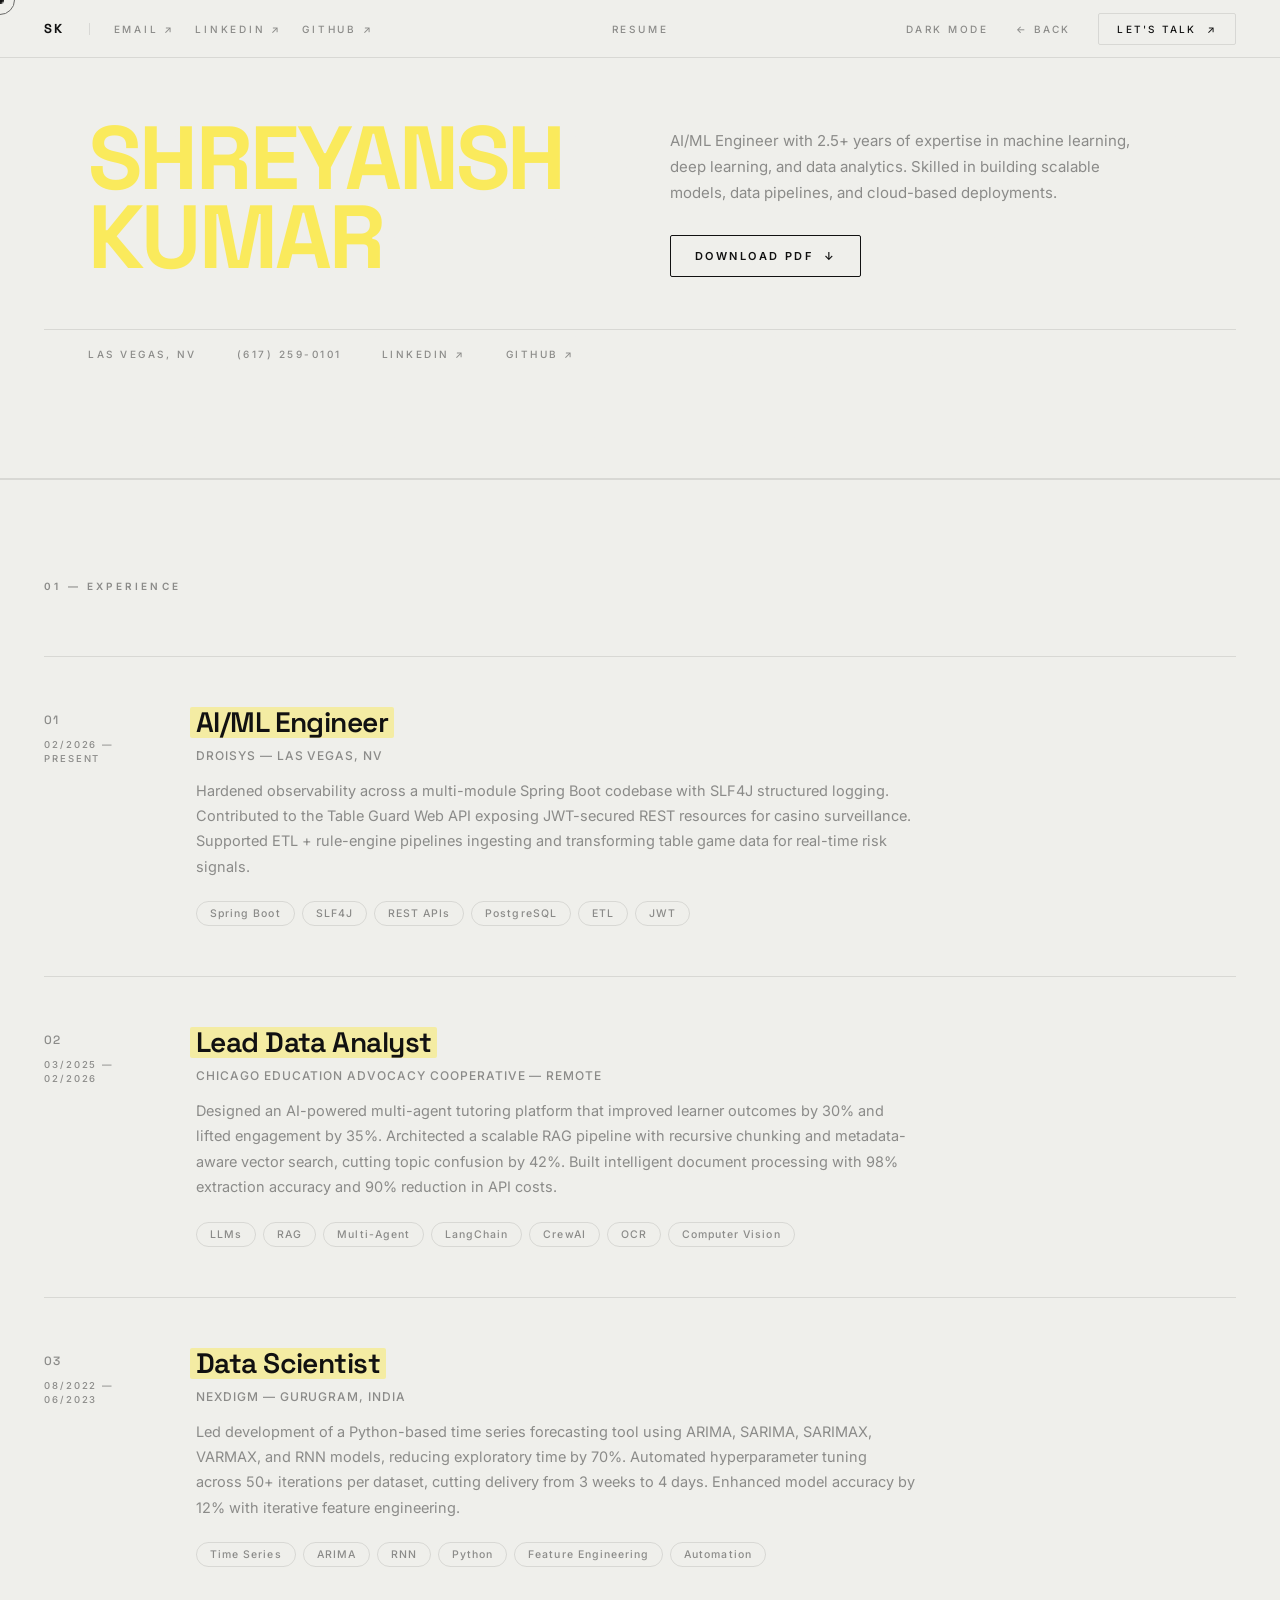
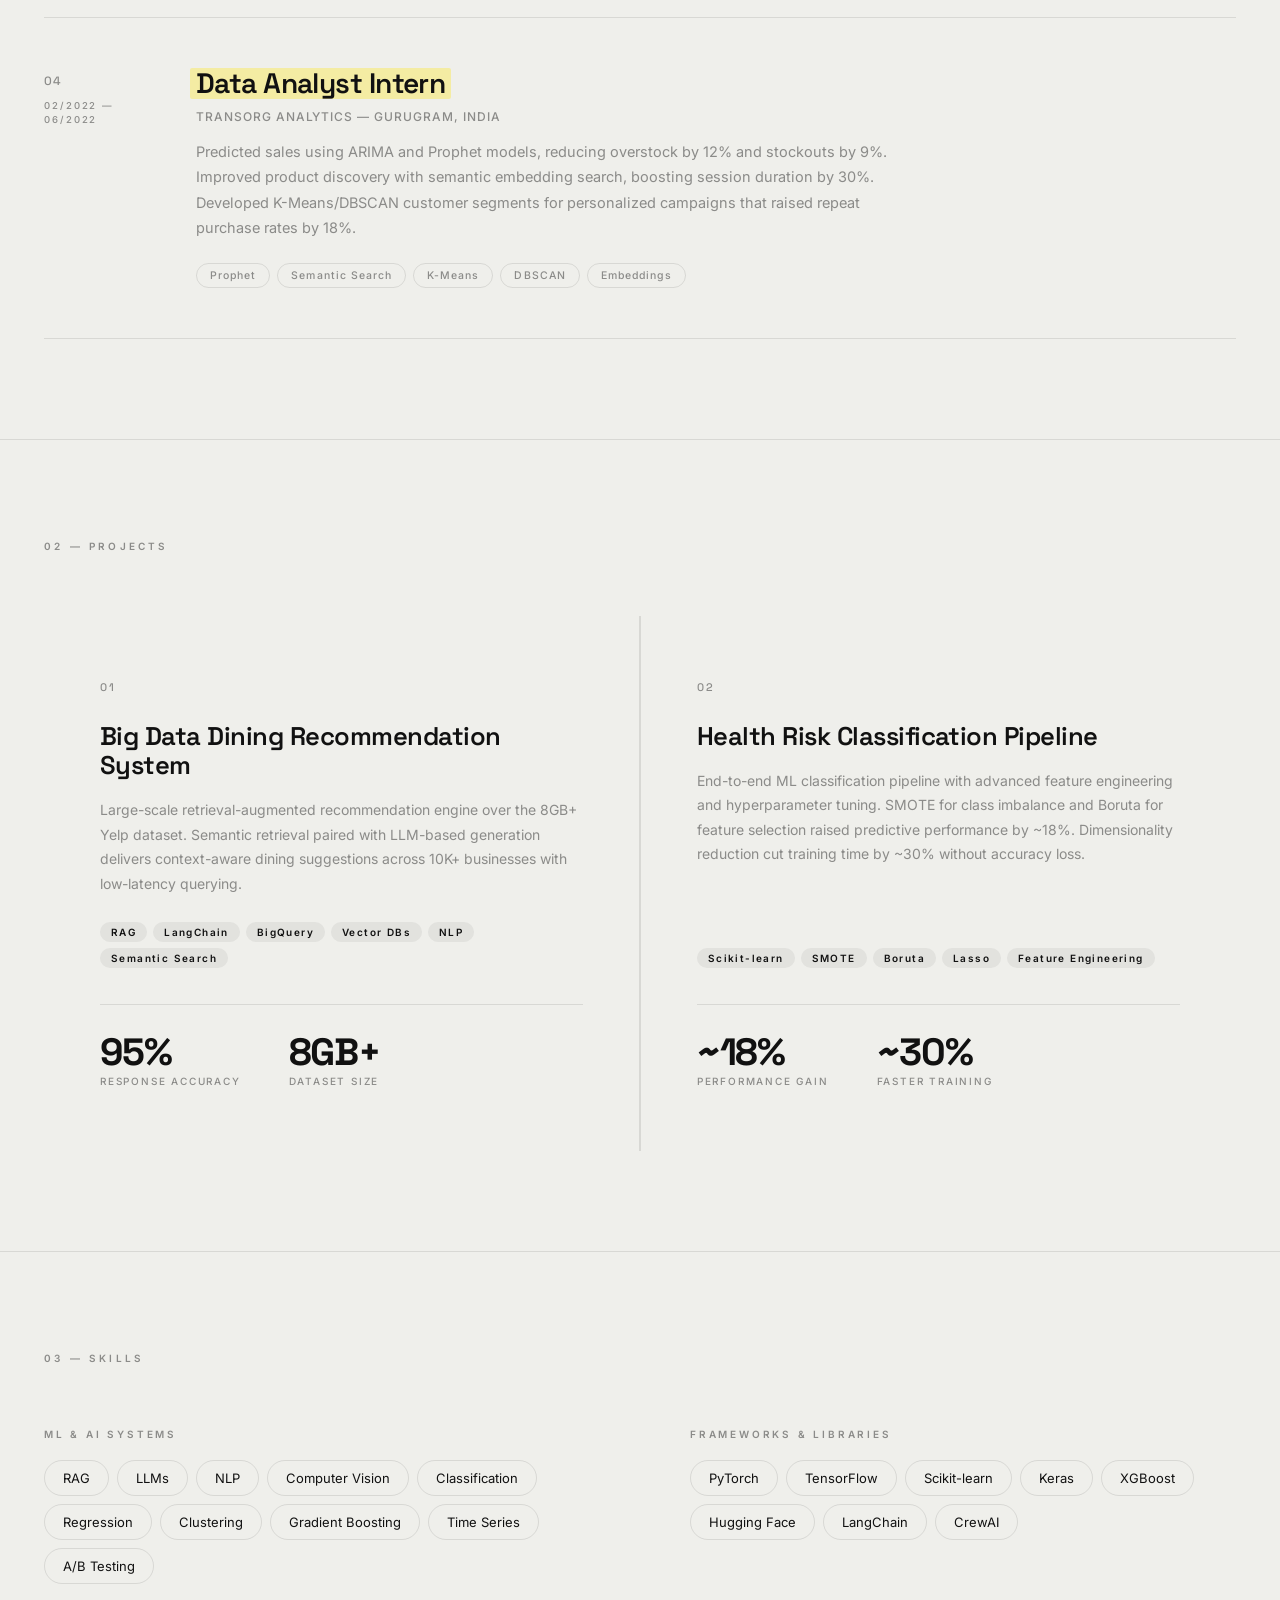
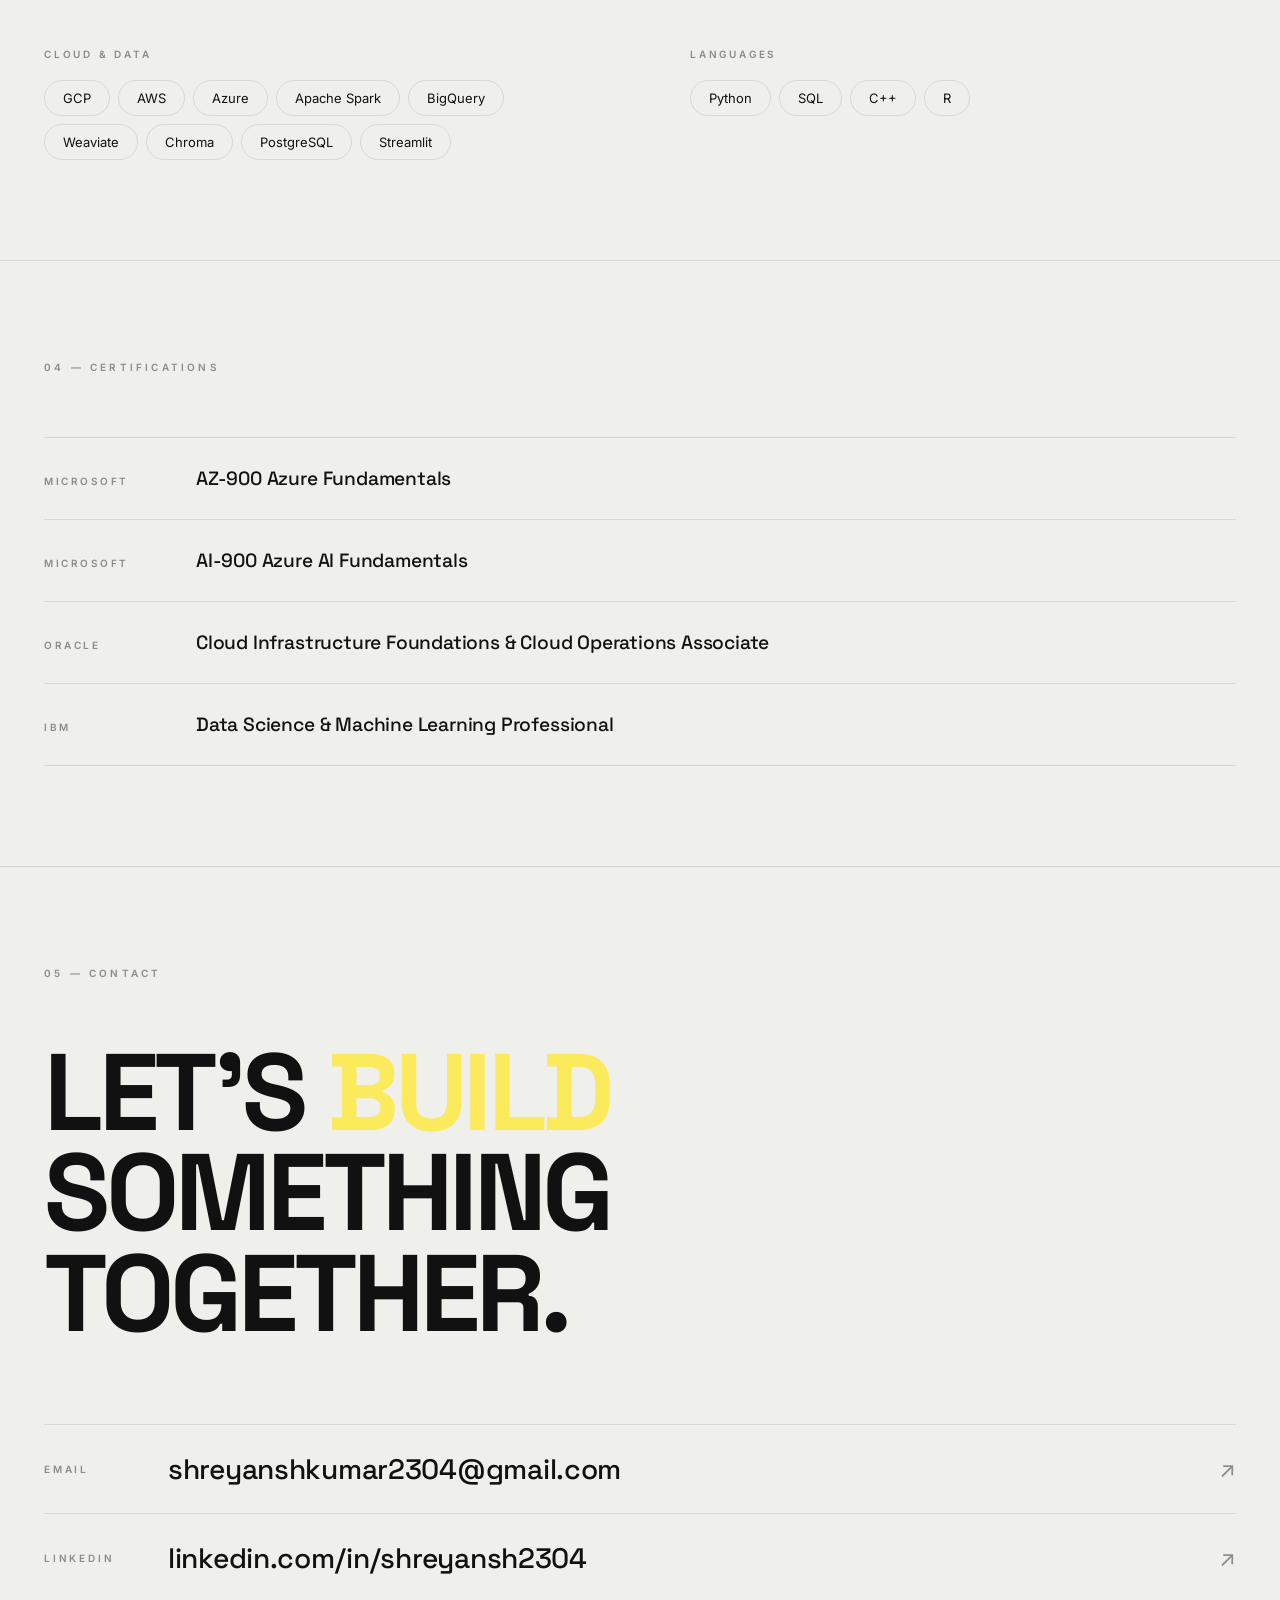
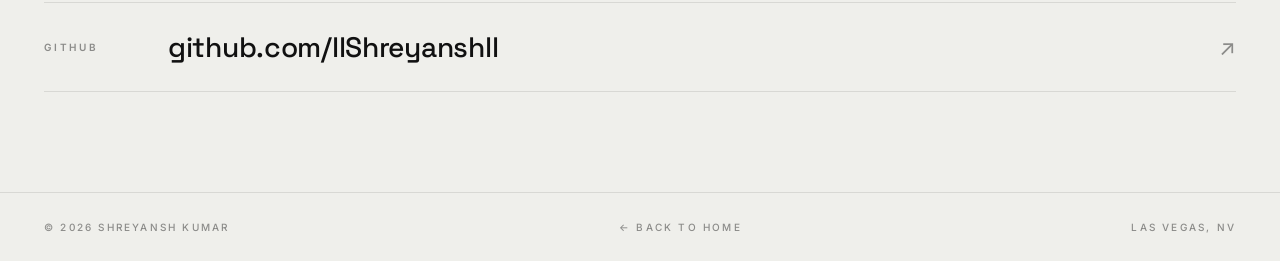
<file: resume.html>
<!DOCTYPE html>
<html lang="en" data-theme="light">
<head>
    <meta charset="UTF-8">
    <meta name="viewport" content="width=device-width, initial-scale=1.0">
    <title>Résumé — Shreyansh Kumar</title>
    <meta name="description" content="Résumé of Shreyansh Kumar — AI/ML Engineer.">
    <link rel="preconnect" href="https://fonts.googleapis.com">
    <link rel="preconnect" href="https://fonts.gstatic.com" crossorigin>
    <link href="https://fonts.googleapis.com/css2?family=Space+Grotesk:wght@300;400;500;600;700&family=Inter:wght@300;400;500&display=swap" rel="stylesheet">
    <link rel="stylesheet" href="style.css">
</head>
<body>

    <!-- Custom Cursor -->
    <div class="cursor" id="cursor"></div>
    <div class="cursor-follower" id="cursorFollower"></div>

    <!-- Navigation -->
    <nav class="nav" id="nav">
        <div class="nav-left">
            <a href="index.html" class="nav-logo">SK</a>
            <div class="nav-left-links">
                <a href="mailto:shreyanshkumar2304@gmail.com" class="nav-left-link">EMAIL ↗</a>
                <a href="https://www.linkedin.com/in/shreyansh2304" target="_blank" class="nav-left-link">LINKEDIN ↗</a>
                <a href="https://github.com/llShreyanshll" target="_blank" class="nav-left-link">GITHUB ↗</a>
            </div>
        </div>
        <span class="nav-center">RESUME</span>
        <div class="nav-right">
            <button class="theme-toggle" id="themeToggle" aria-label="Toggle dark mode">DARK MODE</button>
            <a href="index.html" class="nav-resume">← BACK</a>
            <a href="#contact" class="nav-cta">LET'S TALK &nbsp;↗</a>
        </div>
    </nav>

    <!-- Resume Header -->
    <section class="resume-header">
        <div class="resume-header-inner">
            <div class="resume-header-left">
                <h1 class="resume-title">
                    <span class="hero-line-wrap"><span class="hero-line">SHREYANSH</span></span>
                    <span class="hero-line-wrap"><span class="hero-line" style="animation-delay:0.15s">KUMAR</span></span>
                </h1>
            </div>
            <div class="resume-header-right">
                <p class="resume-summary">AI/ML Engineer with 2.5+ years of expertise in machine learning, deep learning, and data analytics. Skilled in building scalable models, data pipelines, and cloud-based deployments.</p>
                <a href="assets/Shreyansh_Kumar_Resume.pdf" download class="resume-download">
                    DOWNLOAD PDF &nbsp;↓
                </a>
            </div>
        </div>
        <div class="resume-header-meta">
            <span>LAS VEGAS, NV</span>
            <span>(617) 259-0101</span>
            <span><a href="https://www.linkedin.com/in/shreyansh23042304" target="_blank" class="meta-link">LINKEDIN ↗</a></span>
            <span><a href="https://github.com/llShreyanshll" target="_blank" class="meta-link">GITHUB ↗</a></span>
        </div>
    </section>

    <!-- Experience -->
    <section class="experience" id="experience">
        <div class="section-label">01 — EXPERIENCE</div>
        <div class="exp-list">

            <div class="exp-item reveal">
                <div class="exp-meta">
                    <span class="exp-num">01</span>
                    <span class="exp-period">02/2026 — PRESENT</span>
                </div>
                <div class="exp-body">
                    <div class="exp-top">
                        <h3 class="exp-role">AI/ML Engineer</h3>
                        <span class="exp-company">Droisys &mdash; Las Vegas, NV</span>
                    </div>
                    <p class="exp-desc">Hardened observability across a multi-module Spring Boot codebase with SLF4J structured logging. Contributed to the Table Guard Web API exposing JWT-secured REST resources for casino surveillance. Supported ETL + rule-engine pipelines ingesting and transforming table game data for real-time risk signals.</p>
                    <div class="exp-tags">
                        <span>Spring Boot</span>
                        <span>SLF4J</span>
                        <span>REST APIs</span>
                        <span>PostgreSQL</span>
                        <span>ETL</span>
                        <span>JWT</span>
                    </div>
                </div>
            </div>

            <div class="exp-item reveal">
                <div class="exp-meta">
                    <span class="exp-num">02</span>
                    <span class="exp-period">03/2025 — 02/2026</span>
                </div>
                <div class="exp-body">
                    <div class="exp-top">
                        <h3 class="exp-role">Lead Data Analyst</h3>
                        <span class="exp-company">Chicago Education Advocacy Cooperative &mdash; Remote</span>
                    </div>
                    <p class="exp-desc">Designed an AI-powered multi-agent tutoring platform that improved learner outcomes by 30% and lifted engagement by 35%. Architected a scalable RAG pipeline with recursive chunking and metadata-aware vector search, cutting topic confusion by 42%. Built intelligent document processing with 98% extraction accuracy and 90% reduction in API costs.</p>
                    <div class="exp-tags">
                        <span>LLMs</span>
                        <span>RAG</span>
                        <span>Multi-Agent</span>
                        <span>LangChain</span>
                        <span>CrewAI</span>
                        <span>OCR</span>
                        <span>Computer Vision</span>
                    </div>
                </div>
            </div>

            <div class="exp-item reveal">
                <div class="exp-meta">
                    <span class="exp-num">03</span>
                    <span class="exp-period">08/2022 — 06/2023</span>
                </div>
                <div class="exp-body">
                    <div class="exp-top">
                        <h3 class="exp-role">Data Scientist</h3>
                        <span class="exp-company">Nexdigm &mdash; Gurugram, India</span>
                    </div>
                    <p class="exp-desc">Led development of a Python-based time series forecasting tool using ARIMA, SARIMA, SARIMAX, VARMAX, and RNN models, reducing exploratory time by 70%. Automated hyperparameter tuning across 50+ iterations per dataset, cutting delivery from 3 weeks to 4 days. Enhanced model accuracy by 12% with iterative feature engineering.</p>
                    <div class="exp-tags">
                        <span>Time Series</span>
                        <span>ARIMA</span>
                        <span>RNN</span>
                        <span>Python</span>
                        <span>Feature Engineering</span>
                        <span>Automation</span>
                    </div>
                </div>
            </div>

            <div class="exp-item reveal">
                <div class="exp-meta">
                    <span class="exp-num">04</span>
                    <span class="exp-period">02/2022 — 06/2022</span>
                </div>
                <div class="exp-body">
                    <div class="exp-top">
                        <h3 class="exp-role">Data Analyst Intern</h3>
                        <span class="exp-company">TransOrg Analytics &mdash; Gurugram, India</span>
                    </div>
                    <p class="exp-desc">Predicted sales using ARIMA and Prophet models, reducing overstock by 12% and stockouts by 9%. Improved product discovery with semantic embedding search, boosting session duration by 30%. Developed K-Means/DBSCAN customer segments for personalized campaigns that raised repeat purchase rates by 18%.</p>
                    <div class="exp-tags">
                        <span>Prophet</span>
                        <span>Semantic Search</span>
                        <span>K-Means</span>
                        <span>DBSCAN</span>
                        <span>Embeddings</span>
                    </div>
                </div>
            </div>

        </div>
    </section>

    <!-- Projects -->
    <section class="projects" id="projects">
        <div class="section-label">02 — PROJECTS</div>
        <div class="projects-grid">

            <div class="project-card reveal">
                <div class="project-inner">
                    <span class="project-num">01</span>
                    <h3 class="project-title">Big Data Dining Recommendation System</h3>
                    <p class="project-desc">Large-scale retrieval-augmented recommendation engine over the 8GB+ Yelp dataset. Semantic retrieval paired with LLM-based generation delivers context-aware dining suggestions across 10K+ businesses with low-latency querying.</p>
                    <div class="project-tags">
                        <span>RAG</span>
                        <span>LangChain</span>
                        <span>BigQuery</span>
                        <span>Vector DBs</span>
                        <span>NLP</span>
                        <span>Semantic Search</span>
                    </div>
                    <div class="project-stat">
                        <div>
                            <span class="stat-val">95%</span>
                            <span class="stat-label">Response Accuracy</span>
                        </div>
                        <div>
                            <span class="stat-val">8GB+</span>
                            <span class="stat-label">Dataset Size</span>
                        </div>
                    </div>
                </div>
            </div>

            <div class="project-card reveal">
                <div class="project-inner">
                    <span class="project-num">02</span>
                    <h3 class="project-title">Health Risk Classification Pipeline</h3>
                    <p class="project-desc">End-to-end ML classification pipeline with advanced feature engineering and hyperparameter tuning. SMOTE for class imbalance and Boruta for feature selection raised predictive performance by ~18%. Dimensionality reduction cut training time by ~30% without accuracy loss.</p>
                    <div class="project-tags">
                        <span>Scikit-learn</span>
                        <span>SMOTE</span>
                        <span>Boruta</span>
                        <span>Lasso</span>
                        <span>Feature Engineering</span>
                    </div>
                    <div class="project-stat">
                        <div>
                            <span class="stat-val">~18%</span>
                            <span class="stat-label">Performance Gain</span>
                        </div>
                        <div>
                            <span class="stat-val">~30%</span>
                            <span class="stat-label">Faster Training</span>
                        </div>
                    </div>
                </div>
            </div>

        </div>
    </section>

    <!-- Skills -->
    <section class="skills" id="skills">
        <div class="section-label">03 — SKILLS</div>
        <div class="skills-grid">
            <div class="skill-group reveal">
                <h4 class="skill-group-title">ML & AI SYSTEMS</h4>
                <div class="skill-tags">
                    <span>RAG</span><span>LLMs</span><span>NLP</span><span>Computer Vision</span>
                    <span>Classification</span><span>Regression</span><span>Clustering</span><span>Gradient Boosting</span>
                    <span>Time Series</span><span>A/B Testing</span>
                </div>
            </div>
            <div class="skill-group reveal">
                <h4 class="skill-group-title">FRAMEWORKS & LIBRARIES</h4>
                <div class="skill-tags">
                    <span>PyTorch</span><span>TensorFlow</span><span>Scikit-learn</span><span>Keras</span>
                    <span>XGBoost</span><span>Hugging Face</span><span>LangChain</span><span>CrewAI</span>
                </div>
            </div>
            <div class="skill-group reveal">
                <h4 class="skill-group-title">CLOUD & DATA</h4>
                <div class="skill-tags">
                    <span>GCP</span><span>AWS</span><span>Azure</span><span>Apache Spark</span>
                    <span>BigQuery</span><span>Weaviate</span><span>Chroma</span><span>PostgreSQL</span>
                    <span>Streamlit</span>
                </div>
            </div>
            <div class="skill-group reveal">
                <h4 class="skill-group-title">LANGUAGES</h4>
                <div class="skill-tags">
                    <span>Python</span><span>SQL</span><span>C++</span><span>R</span>
                </div>
            </div>
        </div>
    </section>

    <!-- Certifications -->
    <section class="certs" id="certs">
        <div class="section-label">04 — CERTIFICATIONS</div>
        <div class="certs-list">
            <div class="cert-item reveal">
                <span class="cert-issuer">MICROSOFT</span>
                <span class="cert-name">AZ-900 Azure Fundamentals</span>
            </div>
            <div class="cert-item reveal">
                <span class="cert-issuer">MICROSOFT</span>
                <span class="cert-name">AI-900 Azure AI Fundamentals</span>
            </div>
            <div class="cert-item reveal">
                <span class="cert-issuer">ORACLE</span>
                <span class="cert-name">Cloud Infrastructure Foundations &amp; Cloud Operations Associate</span>
            </div>
            <div class="cert-item reveal">
                <span class="cert-issuer">IBM</span>
                <span class="cert-name">Data Science &amp; Machine Learning Professional</span>
            </div>
        </div>
    </section>

    <!-- Contact -->
    <section class="contact" id="contact">
        <div class="section-label">05 — CONTACT</div>
        <h2 class="contact-heading reveal">LET'S <span style="color:#FAEA5C">BUILD</span><br>SOMETHING<br>TOGETHER.</h2>
        <div class="contact-links reveal">
            <a href="mailto:shreyanshkumar2304@gmail.com" class="contact-link">
                <span class="cl-label">EMAIL</span>
                <span class="cl-value">shreyanshkumar2304@gmail.com</span>
                <span class="cl-arrow">↗</span>
            </a>
            <a href="https://www.linkedin.com/in/shreyansh23042304" target="_blank" class="contact-link">
                <span class="cl-label">LINKEDIN</span>
                <span class="cl-value">linkedin.com/in/shreyansh2304</span>
                <span class="cl-arrow">↗</span>
            </a>
            <a href="https://github.com/llShreyanshll" target="_blank" class="contact-link">
                <span class="cl-label">GITHUB</span>
                <span class="cl-value">github.com/llShreyanshll</span>
                <span class="cl-arrow">↗</span>
            </a>
        </div>
    </section>

    <!-- Footer -->
    <footer class="footer">
        <span>© 2026 SHREYANSH KUMAR</span>
        <a href="index.html" class="footer-back">← BACK TO HOME</a>
        <span>LAS VEGAS, NV</span>
    </footer>

    <script src="script.js"></script>
</body>
</html>
</file>
<file: style.css>
/* ============================================================
   SHREYANSH KUMAR — PORTFOLIO
   Inspired by Studio Namma / Awwwards editorial aesthetic
   ============================================================ */

*, *::before, *::after {
    margin: 0;
    padding: 0;
    box-sizing: border-box;
}

/* ── Design Tokens ─────────────────────────────────────────── */
:root {
    --bg:          #EFEFEB;
    --bg-card:     #E8E8E3;
    --text:        #111111;
    --text-muted:  rgba(17, 17, 17, 0.45);
    --border:      rgba(17, 17, 17, 0.1);
    --hover-bg:    #111111;
    --hover-text:  #EFEFEB;
    --tag-bg:      rgba(17, 17, 17, 0.06);

    --font-display: 'Space Grotesk', system-ui, sans-serif;
    --font-body:    'Inter', system-ui, sans-serif;

    --nav-h: 58px;
    --ease:  cubic-bezier(0.25, 0.46, 0.45, 0.94);
    --ease-spring: cubic-bezier(0.16, 1, 0.3, 1);
}

[data-theme="dark"] {
    --bg:         #111111;
    --bg-card:    #1A1A1A;
    --text:       #EFEFEB;
    --text-muted: rgba(239, 239, 235, 0.42);
    --border:     rgba(239, 239, 235, 0.1);
    --hover-bg:   #EFEFEB;
    --hover-text: #111111;
    --tag-bg:     rgba(239, 239, 235, 0.07);
}

/* ── Base ───────────────────────────────────────────────────── */
html {
    scroll-behavior: smooth;
}

body {
    font-family: var(--font-body);
    background: var(--bg);
    color: var(--text);
    transition: background 0.45s var(--ease), color 0.45s var(--ease);
    overflow-x: hidden;
    cursor: none;
    -webkit-font-smoothing: antialiased;
}

/* ── Custom Cursor ─────────────────────────────────────────── */
.cursor {
    width: 7px;
    height: 7px;
    background: var(--text);
    border-radius: 50%;
    position: fixed;
    top: 0; left: 0;
    pointer-events: none;
    z-index: 9999;
    transform: translate(-50%, -50%);
    transition: width 0.25s var(--ease), height 0.25s var(--ease), background 0.3s var(--ease);
    will-change: transform;
}

.cursor-follower {
    width: 30px;
    height: 30px;
    border: 1.5px solid var(--text);
    border-radius: 50%;
    position: fixed;
    top: 0; left: 0;
    pointer-events: none;
    z-index: 9998;
    transform: translate(-50%, -50%);
    opacity: 0.6;
    transition: width 0.3s var(--ease), height 0.3s var(--ease), border-color 0.3s var(--ease), opacity 0.3s var(--ease);
    will-change: transform;
}

.cursor.hover {
    width: 14px;
    height: 14px;
}

.cursor-follower.hover {
    width: 52px;
    height: 52px;
    opacity: 0.3;
}

/* ── Navigation ────────────────────────────────────────────── */
.nav {
    position: fixed;
    inset: 0 0 auto 0;
    z-index: 100;
    height: var(--nav-h);
    display: flex;
    align-items: center;
    justify-content: space-between;
    padding: 0 44px;
    border-bottom: 1px solid var(--border);
    background: var(--bg);
    transition: background 0.45s var(--ease), border-color 0.45s var(--ease);
}

.nav-logo {
    font-family: var(--font-display);
    font-weight: 700;
    font-size: 13px;
    letter-spacing: 0.18em;
    color: var(--text);
    text-decoration: none;
}

.nav-center {
    font-size: 10px;
    font-weight: 500;
    letter-spacing: 0.28em;
    color: var(--text-muted);
    position: absolute;
    left: 50%;
    transform: translateX(-50%);
    text-decoration: none;
    transition: color 0.25s var(--ease);
}

a.nav-center:hover {
    color: var(--text);
}

.nav-left {
    display: flex;
    align-items: center;
    gap: 0;
}

.nav-left-links {
    display: flex;
    align-items: center;
    gap: 20px;
    margin-left: 24px;
    padding-left: 24px;
    border-left: 1px solid var(--border);
}

.nav-left-link {
    font-size: 10px;
    font-weight: 500;
    letter-spacing: 0.28em;
    color: var(--text-muted);
    text-decoration: none;
    transition: color 0.25s var(--ease);
}

.nav-left-link:hover {
    color: var(--text);
}

.hero-name-link {
    text-decoration: none;
    display: block;
}

.hero-name-link:hover .hero-name {
    color: var(--text);
}

.contact-build-link,
.contact-build-link:visited {
    color: #FAEA5C;
    text-decoration: none;
    transition: color 0.25s var(--ease);
}

.contact-build-link:hover {
    color: var(--text);
    text-decoration: none;
}

.nav-right {
    display: flex;
    align-items: center;
    gap: 28px;
}

.theme-toggle {
    background: none;
    border: none;
    font-family: var(--font-body);
    font-size: 10px;
    font-weight: 500;
    letter-spacing: 0.25em;
    color: var(--text-muted);
    cursor: none;
    padding: 0;
    transition: color 0.25s var(--ease);
}

.theme-toggle:hover {
    color: var(--text);
}

.nav-resume {
    font-size: 10px;
    font-weight: 500;
    letter-spacing: 0.22em;
    color: var(--text-muted);
    text-decoration: none;
    transition: color 0.25s var(--ease);
}

.nav-resume:hover {
    color: var(--text);
}

.nav-cta {
    font-size: 10px;
    font-weight: 500;
    letter-spacing: 0.22em;
    color: var(--text);
    text-decoration: none;
    padding: 9px 18px;
    border: 1px solid var(--border);
    border-radius: 2px;
    transition: background 0.3s var(--ease), color 0.3s var(--ease), border-color 0.3s var(--ease);
}

.nav-cta:hover {
    background: var(--hover-bg);
    color: var(--hover-text);
    border-color: var(--hover-bg);
}

.nav-cta--filled {
    background: var(--hover-bg);
    color: var(--hover-text);
    border-color: var(--hover-bg);
}

.nav-cta--filled:hover {
    background: #FAEA5C;
    color: #111111;
    border-color: #FAEA5C;
}

/* ── Hero ──────────────────────────────────────────────────── */
.hero {
    min-height: 100svh;
    padding-top: var(--nav-h);
    overflow: hidden;
}

.hero-inner {
    display: flex;
    flex-direction: column;
    min-height: calc(100svh - var(--nav-h));
}

/* Top row: text left + image right */
.hero-top {
    flex: 1;
    display: grid;
    grid-template-columns: 1fr 42%;
    min-height: 0;
}

.hero-left {
    padding: 40px 44px 44px;
    display: flex;
    flex-direction: column;
    justify-content: center;
    border-right: 1px solid var(--border);
}

/* ── Hero image panel ──────────────────────────────────────── */
.hero-image-wrap {
    position: relative;
    overflow: hidden;
    background: #0a0a0a;
    opacity: 0;
    animation: fadeIn 1s var(--ease) forwards 0.6s;
}

.hero-image {
    width: 100%;
    height: 100%;
    object-fit: cover;
    object-position: center top;
    display: block;
    filter: grayscale(100%) contrast(1.15) brightness(0.88);
    mix-blend-mode: normal;
    transition: transform 8s ease, filter 0.45s var(--ease);
    transform-origin: center;
}

.hero-image-wrap:hover .hero-image {
    transform: scale(1.03);
}

/* Grain overlay */
.hero-image-grain {
    position: absolute;
    inset: 0;
    z-index: 1;
    pointer-events: none;
    /* SVG noise via data URI */
    background-image: url("data:image/svg+xml,%3Csvg xmlns='http://www.w3.org/2000/svg' width='300' height='300'%3E%3Cfilter id='n'%3E%3CfeTurbulence type='fractalNoise' baseFrequency='0.75' numOctaves='4' stitchTiles='stitch'/%3E%3C/filter%3E%3Crect width='300' height='300' filter='url(%23n)' opacity='0.08'/%3E%3C/svg%3E");
    background-repeat: repeat;
    background-size: 200px 200px;
    mix-blend-mode: overlay;
    opacity: 0.55;
    animation: grainShift 0.12s steps(1) infinite;
}

@keyframes grainShift {
    0%   { background-position: 0 0; }
    10%  { background-position: -5% -10%; }
    20%  { background-position: -15% 5%; }
    30%  { background-position: 7% -25%; }
    40%  { background-position: -5% 25%; }
    50%  { background-position: -15% 10%; }
    60%  { background-position: 15% 0%; }
    70%  { background-position: 0% 15%; }
    80%  { background-position: 3% 35%; }
    90%  { background-position: -10% 10%; }
    100% { background-position: 0 0; }
}

/* Subtle vignette on top of image */
.hero-image-wrap::after {
    content: '';
    position: absolute;
    inset: 0;
    z-index: 2;
    background: linear-gradient(
        to bottom,
        rgba(0,0,0,0.12) 0%,
        transparent 30%,
        transparent 65%,
        rgba(0,0,0,0.35) 100%
    );
    pointer-events: none;
}

.hero-content {
    flex: 1;
    display: flex;
    flex-direction: column;
    justify-content: center;
    padding-top: 40px;
}

.hero-name {
    font-family: var(--font-display);
    font-weight: 700;
    font-size: clamp(72px, 12.5vw, 196px);
    line-height: 0.88;
    letter-spacing: -0.03em;
    text-transform: uppercase;
    display: flex;
    flex-direction: column;
    overflow: hidden;
    margin-bottom: 40px;
    color: #FAEA5C;
    transition: color 0.25s var(--ease);
}

.hero-line-wrap {
    display: block;
    overflow: hidden;
}

.hero-line {
    display: block;
    transform: translateY(105%);
    opacity: 0;
    animation: lineReveal 0.95s var(--ease-spring) forwards;
    animation-delay: 0.05s;
}

@keyframes lineReveal {
    to { transform: translateY(0); opacity: 1; }
}

.hero-tagline {
    font-family: var(--font-display);
    font-size: clamp(16px, 2vw, 26px);
    font-weight: 400;
    line-height: 1.4;
    letter-spacing: -0.01em;
    color: var(--text-muted);
    opacity: 0;
    animation: fadeUp 0.7s var(--ease) forwards 0.55s;
}

@keyframes fadeUp {
    from { opacity: 0; transform: translateY(16px); }
    to   { opacity: 1; transform: translateY(0); }
}

.hero-footer {
    display: flex;
    align-items: center;
    justify-content: space-between;
    padding: 20px 44px;
    border-top: 1px solid var(--border);
    opacity: 0;
    animation: fadeIn 0.6s var(--ease) forwards 0.85s;
}

@keyframes fadeIn {
    to { opacity: 1; }
}

.hero-footer-left,
.hero-footer-right {
    display: flex;
    flex-direction: column;
    gap: 5px;
}

.hero-footer-right {
    text-align: right;
}

.hero-footer-left span,
.hero-footer-right span {
    font-size: 10px;
    font-weight: 500;
    letter-spacing: 0.25em;
    color: var(--text-muted);
    text-transform: uppercase;
}

.hero-scroll {
    display: flex;
    flex-direction: column;
    align-items: center;
    gap: 10px;
}

.hero-scroll span {
    font-size: 9px;
    letter-spacing: 0.3em;
    color: var(--text-muted);
}

.scroll-bar {
    width: 1px;
    height: 48px;
    background: var(--text-muted);
    transform-origin: top;
    animation: scrollPulse 1.8s ease-in-out infinite 1.2s;
}

@keyframes scrollPulse {
    0%, 100% { opacity: 0.3; transform: scaleY(0.4); }
    50%       { opacity: 0.8; transform: scaleY(1); }
}

/* ── Sections — common ─────────────────────────────────────── */
section {
    padding: 100px 44px;
    border-top: 1px solid var(--border);
}

.section-label {
    font-size: 10px;
    font-weight: 600;
    letter-spacing: 0.32em;
    color: var(--text-muted);
    margin-bottom: 64px;
}

/* ── Reveal animation ───────────────────────────────────────── */
.reveal {
    opacity: 0;
    transform: translateY(28px);
    transition: opacity 0.75s var(--ease-spring), transform 0.75s var(--ease-spring);
}

.reveal.visible {
    opacity: 1;
    transform: translateY(0);
}

/* ── About ─────────────────────────────────────────────────── */
.about {
    padding-top: 60px;
    padding-bottom: 60px;
}
.about-body {
    width: 100%;
}

.about-lead {
    font-family: var(--font-display);
    font-size: clamp(20px, 2.8vw, 40px);
    font-weight: 400;
    line-height: 1.38;
    letter-spacing: -0.015em;
    color: var(--text);
    max-width: 880px;
    margin-bottom: 64px;
    opacity: 0;
    transform: translateY(20px);
    transition: opacity 0.9s var(--ease-spring), transform 0.9s var(--ease-spring);
}

.about-lead.visible {
    opacity: 1;
    transform: translateY(0);
}

.about-meta {
    display: grid;
    grid-template-columns: repeat(4, 1fr);
    gap: 0;
    border-top: 1px solid var(--border);
}

.meta-item {
    padding: 32px 0 0;
    padding-right: 24px;
    display: flex;
    flex-direction: column;
    gap: 10px;
    border-right: 1px solid var(--border);
    opacity: 0;
    transform: translateY(20px);
    transition: opacity 0.6s var(--ease-spring), transform 0.6s var(--ease-spring);
}

.meta-item:last-child {
    border-right: none;
    padding-left: 24px;
    padding-right: 0;
}

.meta-item:nth-child(2),
.meta-item:nth-child(3) {
    padding-left: 24px;
}

.meta-item.visible {
    opacity: 1;
    transform: translateY(0);
}

.meta-label {
    font-size: 9.5px;
    font-weight: 600;
    letter-spacing: 0.28em;
    color: var(--text-muted);
}

.meta-value {
    font-size: 14px;
    font-weight: 400;
    line-height: 1.6;
    color: var(--text);
}

.meta-link {
    color: var(--text);
    text-decoration: none;
    transition: color 0.2s ease;
}

.meta-link:hover {
    color: var(--text-muted);
}

/* About: left text+meta, right skills panel */
.about-cols {
    display: grid;
    grid-template-columns: 1fr 1.5fr;
    gap: 60px;
    align-items: stretch;
}

.about-left {
    display: flex;
    flex-direction: column;
    gap: 32px;
}

/* Right column wrapper — label + canvas/grid stacked, border marks the divide */
.about-right {
    border-left: 1px solid var(--border);
    padding-left: 24px;
    display: flex;
    flex-direction: column;
}
.about-left > .section-label,
.about-right > .section-label {
    margin-bottom: 0;
}

.about-col-text {
    display: flex;
    flex-direction: column;
    gap: 16px;
    max-width: 720px;
}

.about-col-text p {
    font-size: 15px;
    line-height: 1.8;
    color: var(--text-muted);
}

/* Meta: horizontal 4-column row */
.about-cols .about-meta {
    display: grid;
    grid-template-columns: repeat(4, 1fr);
    gap: 0;
    border-top: none;
    padding-top: 0;
}

.about-cols .meta-item {
    padding: 0 32px 0 0;
    border-right: none;
    border-bottom: none;
    border-top: none;
    padding-left: 0;
    margin-top: 0;
    gap: 8px;
    align-items: flex-start;
}

.about-cols .meta-value {
    font-size: 13.5px;
    white-space: nowrap;
    line-height: 1;
}

.about-cols .meta-value a {
    display: inline;
    line-height: 1;
}

/* ══════════════════════════════════════════════════════════════
   ABOUT SKILLS — VARIANT A: Canvas Network  ← ACTIVE
   To switch to Variant B: comment this block out, uncomment B.
   ══════════════════════════════════════════════════════════════ */
.about-skills-float {
    position: relative;
    flex: 1;
    min-height: 300px;
}
.about-skills-float canvas {
    position: absolute;
    inset: 0;
    display: block;
}

/* ── Skills popup card ──────────────────────────────────────── */
.skills-popup {
    position: fixed;
    inset: 0;
    z-index: 200;
    display: flex;
    align-items: center;
    justify-content: center;
    background: rgba(239,239,235,0.88);
    backdrop-filter: blur(2px);
    -webkit-backdrop-filter: blur(2px);
    opacity: 0;
    pointer-events: none;
    transition: opacity 0.3s var(--ease);
}
[data-theme="dark"] .skills-popup {
    background: rgba(17,17,17,0.88);
}
.skills-popup.active {
    opacity: 1;
    pointer-events: auto;
}
.skills-popup-card {
    width: 70vw;
    max-width: 1000px;
    background: #FAEA5C;
    border: none;
    padding: 48px 56px 56px;
    position: relative;
    transform: translateY(10px);
    transition: transform 0.3s var(--ease);
}
.skills-popup.active .skills-popup-card {
    transform: translateY(0);
}
.skills-popup-header {
    display: flex;
    align-items: center;
    justify-content: space-between;
    margin-bottom: 24px;
}
.skills-popup-label {
    font-size: 10px;
    font-weight: 600;
    letter-spacing: 0.32em;
    color: rgba(17,17,17,0.55);
    font-family: var(--font-display);
}
.skills-popup-close {
    background: none;
    border: none;
    cursor: pointer;
    font-size: 11px;
    font-weight: 600;
    letter-spacing: 0.12em;
    color: rgba(17,17,17,0.55);
    font-family: var(--font-display);
    padding: 0;
    transition: color 0.2s;
    line-height: 1;
}
.skills-popup-close:hover { color: #111111; }
.skills-popup-grid {
    display: grid;
    grid-template-columns: 1fr 1fr;
    gap: 32px 56px;
}
.spg-group {
    display: flex;
    flex-direction: column;
    gap: 9px;
}
.spg-title {
    font-size: 9.5px;
    font-weight: 600;
    letter-spacing: 0.28em;
    color: rgba(17,17,17,0.55);
    font-family: var(--font-display);
    text-transform: uppercase;
}
.spg-pills {
    display: flex;
    flex-wrap: wrap;
    gap: 5px;
}
.spg-pills span {
    font-size: 11px;
    font-family: var(--font-display);
    font-weight: 500;
    padding: 4px 11px;
    border: 1px solid rgba(17,17,17,0.2);
    border-radius: 999px;
    color: #111111;
    letter-spacing: 0.04em;
    transition: background 0.2s var(--ease), color 0.2s var(--ease), border-color 0.2s var(--ease);
    cursor: default;
}
.spg-pills span:hover {
    background: #111111;
    color: #FAEA5C;
    border-color: #111111;
}

/* ── Experience popup card ──────────────────────────────────── */
.exp-popup {
    position: fixed;
    inset: 0;
    z-index: 200;
    display: flex;
    align-items: center;
    justify-content: center;
    background: rgba(239,239,235,0.88);
    backdrop-filter: blur(2px);
    -webkit-backdrop-filter: blur(2px);
    opacity: 0;
    pointer-events: none;
    transition: opacity 0.3s var(--ease);
}
[data-theme="dark"] .exp-popup {
    background: rgba(17,17,17,0.88);
}
.exp-popup.active {
    opacity: 1;
    pointer-events: auto;
}
.exp-popup-card {
    width: 70vw;
    max-width: 1000px;
    max-height: 85vh;
    background: #FAEA5C;
    border: none;
    padding: 48px 56px 56px;
    position: relative;
    transform: translateY(10px);
    transition: transform 0.3s var(--ease);
    display: flex;
    flex-direction: column;
    overflow: hidden;
}
.exp-popup.active .exp-popup-card {
    transform: translateY(0);
}
.exp-popup-header {
    display: flex;
    align-items: flex-start;
    justify-content: space-between;
    margin-bottom: 28px;
    flex-shrink: 0;
}
.exp-popup-meta {
    display: flex;
    align-items: flex-start;
    gap: 20px;
}
.exp-popup-num {
    font-family: var(--font-display);
    font-size: 11px;
    font-weight: 600;
    letter-spacing: 0.12em;
    color: rgba(17,17,17,0.4);
    margin-top: 3px;
}
.exp-popup-title-group {
    display: flex;
    flex-direction: column;
    gap: 3px;
}
.exp-popup-role {
    font-family: var(--font-display);
    font-size: 20px;
    font-weight: 600;
    color: #111111;
    letter-spacing: -0.01em;
    line-height: 1.2;
}
.exp-popup-company {
    font-size: 11px;
    font-weight: 500;
    letter-spacing: 0.22em;
    color: rgba(17,17,17,0.55);
    text-transform: uppercase;
    font-family: var(--font-display);
}
.exp-popup-close {
    background: none;
    border: none;
    cursor: pointer;
    font-size: 16px;
    color: rgba(17,17,17,0.45);
    padding: 0;
    line-height: 1;
    flex-shrink: 0;
    transition: color 0.2s;
}
.exp-popup-close:hover { color: #111111; }
.exp-popup-body {
    overflow-y: auto;
    flex: 1;
    scrollbar-width: thin;
    scrollbar-color: rgba(17,17,17,0.2) transparent;
    display: grid;
    grid-template-columns: 1fr 1fr;
    gap: 28px 48px;
    align-content: start;
}
.exp-popup-body::-webkit-scrollbar { width: 4px; }
.exp-popup-body::-webkit-scrollbar-track { background: transparent; }
.exp-popup-body::-webkit-scrollbar-thumb { background: rgba(17,17,17,0.2); border-radius: 2px; }
.epb-group {
    display: flex;
    flex-direction: column;
    gap: 10px;
}
.epb-title {
    font-family: var(--font-display);
    font-size: 9.5px;
    font-weight: 600;
    letter-spacing: 0.26em;
    color: rgba(17,17,17,0.45);
    text-transform: uppercase;
    border-bottom: 1px solid rgba(17,17,17,0.15);
    padding-bottom: 6px;
}
.epb-list {
    list-style: none;
    display: flex;
    flex-direction: column;
    gap: 8px;
}
.epb-list li {
    font-size: 12.5px;
    font-family: var(--font-body);
    color: #111111;
    line-height: 1.55;
    padding-left: 14px;
    position: relative;
}
.epb-list li::before {
    content: '—';
    position: absolute;
    left: 0;
    color: rgba(17,17,17,0.35);
    font-size: 11px;
}
.exp-item[data-exp] {
    cursor: pointer;
}
.exp-item-expand {
    font-family: var(--font-display);
    font-size: 9px;
    font-weight: 600;
    letter-spacing: 0.28em;
    color: rgba(17,17,17,0.0);
    text-transform: uppercase;
    margin-top: 12px;
    display: inline-block;
    transition: color 0.3s var(--ease);
}
.exp-item:hover .exp-item-expand {
    color: var(--text-muted);
}

/* ══════════════════════════════════════════════════════════════
   ABOUT SKILLS — VARIANT B: Static Pill Grid  ← INACTIVE
   To activate: remove the comment tags, comment out Variant A.
   ══════════════════════════════════════════════════════════════
.about-skill-grid {
    border-left: 1px solid var(--border);
    padding-left: 48px;
    display: grid;
    grid-template-columns: 1fr 1fr;
    gap: 44px 52px;
    align-content: center;
}
.asg-group {
    display: flex;
    flex-direction: column;
    gap: 14px;
}
.asg-title {
    font-family: var(--font-display);
    font-size: 9px;
    font-weight: 600;
    letter-spacing: 0.3em;
    color: var(--text-muted);
    text-transform: uppercase;
}
.asg-pills {
    display: flex;
    flex-wrap: wrap;
    gap: 7px;
}
.asg-pills span {
    font-family: var(--font-display);
    font-size: 11.5px;
    font-weight: 500;
    letter-spacing: 0.05em;
    color: var(--text);
    padding: 6px 13px;
    border: 1px solid var(--border);
    border-radius: 999px;
    cursor: default;
    transition: background 0.25s var(--ease), color 0.25s var(--ease), border-color 0.25s var(--ease);
}
.asg-pills span:hover {
    background: var(--hover-bg);
    color: var(--hover-text);
    border-color: var(--hover-bg);
}
*/

/* ── Interests ──────────────────────────────────────────────── */
.interests-grid {
    display: flex;
    flex-direction: column;
}

.interest-item {
    display: grid;
    grid-template-columns: 80px 1fr;
    gap: 40px;
    padding: 48px 0;
    border-bottom: 1px solid var(--border);
    transition: padding-left 0.35s var(--ease);
}

.interest-item:first-child {
    border-top: 1px solid var(--border);
}

.interest-item:hover {
    padding-left: 16px;
}

.interest-num {
    font-family: var(--font-display);
    font-size: 12px;
    font-weight: 500;
    letter-spacing: 0.12em;
    color: var(--text-muted);
    padding-top: 4px;
}

.interest-title {
    font-family: var(--font-display);
    font-size: clamp(18px, 2vw, 28px);
    font-weight: 600;
    letter-spacing: -0.02em;
    margin-bottom: 12px;
}

.interest-desc {
    font-size: 14.5px;
    line-height: 1.75;
    color: var(--text-muted);
    max-width: 640px;
}

/* ── Film / Option C ────────────────────────────────────────── */
.film-feature {
    margin-top: 40px;
    padding: 44px 48px;
    border-radius: 10px;
    background: #FAEA5C;
    margin-bottom: 0;
    border-bottom: none;
}

.film-feature-label {
    font-size: 10px;
    font-weight: 600;
    letter-spacing: 0.3em;
    color: rgba(17, 17, 17, 0.45);
    display: block;
    margin-bottom: 16px;
}

.film-hero {
    font-family: var(--font-display);
    font-weight: 700;
    font-size: clamp(52px, 8vw, 120px);
    letter-spacing: -0.04em;
    line-height: 0.9;
    text-transform: uppercase;
    color: #ffffff;
    margin-bottom: 16px;
}

[data-theme="dark"] .film-hero {
    color: #111111;
}

.film-feature-meta {
    font-size: 13px;
    font-weight: 400;
    color: rgba(17, 17, 17, 0.5);
    letter-spacing: 0.05em;
}


.film-list {
    margin-top: 0;
    display: flex;
    flex-direction: column;
}

.film-list-item {
    display: flex;
    justify-content: space-between;
    align-items: baseline;
    padding: 18px 0;
    border-bottom: 1px solid var(--border);
    transition: padding-left 0.3s var(--ease);
}

.film-list-item:hover {
    padding-left: 12px;
}

.film-list-title {
    font-family: var(--font-display);
    font-size: clamp(18px, 2vw, 26px);
    font-weight: 600;
    letter-spacing: -0.02em;
    color: var(--text);
}

.film-list-meta {
    font-size: 12px;
    font-weight: 400;
    letter-spacing: 0.08em;
    color: var(--text-muted);
}

/* ── Music ticker ───────────────────────────────────────────── */
.music-ticker {
    overflow: hidden;
    width: 100vw;
    /* Pull left by: 44px section padding + 80px num column + 40px gap = 164px */
    margin-left: -164px;
    margin-top: 36px;
    margin-bottom: 0;
    border-top: 1px solid var(--border);
    border-bottom: 1px solid var(--border);
    padding: 14px 0;
    cursor: default;
}

.music-ticker:hover .music-ticker-inner {
    animation-play-state: paused;
}

.music-ticker-inner {
    display: inline-flex;
    align-items: center;
    gap: 0;
    white-space: nowrap;
    animation: ticker 22s linear infinite;
}

.music-ticker-inner span {
    font-family: var(--font-display);
    font-weight: 700;
    font-size: clamp(28px, 4vw, 52px);
    letter-spacing: -0.02em;
    text-transform: uppercase;
    color: var(--text);
    padding: 0 20px;
}

.ticker-dot {
    font-size: 25px !important;
    font-weight: 400 !important;
    color: var(--text-muted) !important;
    padding: 0 4px !important;
    letter-spacing: 0 !important;
}

@keyframes ticker {
    from { transform: translateX(0); }
    to   { transform: translateX(-50%); }
}

/* Album list */
.album-list {
    display: flex;
    flex-direction: column;
    margin-top: 8px;
}

.album-item {
    display: flex;
    justify-content: space-between;
    align-items: center;
    padding: 18px 0;
    border-bottom: 1px solid var(--border);
    transition: padding-left 0.3s var(--ease);
}

.album-item:first-child {
    border-top: 1px solid var(--border);
}

.album-item:hover {
    padding-left: 12px;
}

.album-left {
    display: flex;
    align-items: baseline;
    gap: 20px;
}

.album-num {
    font-size: 11px;
    font-weight: 500;
    letter-spacing: 0.15em;
    color: var(--text-muted);
}

.album-title {
    font-family: var(--font-display);
    font-size: clamp(16px, 1.8vw, 24px);
    font-weight: 600;
    letter-spacing: -0.02em;
    color: var(--text);
}

.album-meta {
    font-size: 12px;
    font-weight: 400;
    letter-spacing: 0.08em;
    color: var(--text-muted);
}

/* ── F1 Driver Card ─────────────────────────────────────────── */
.f1-card {
    margin-top: 36px;
    background: #001830;
    border-radius: 10px;
    padding: 44px 48px 0;
    overflow: hidden;
    position: relative;
}

.f1-watermark {
    position: absolute;
    right: -20px;
    top: 50%;
    transform: translateY(-60%);
    font-family: var(--font-display);
    font-weight: 700;
    font-size: clamp(180px, 22vw, 320px);
    line-height: 1;
    letter-spacing: -0.05em;
    color: rgba(255, 255, 255, 0.04);
    pointer-events: none;
    user-select: none;
}

.f1-card-inner {
    display: flex;
    justify-content: space-between;
    align-items: flex-start;
    gap: 40px;
    margin-bottom: 44px;
}

.f1-card-left {
    display: flex;
    flex-direction: column;
    gap: 14px;
}

.f1-label {
    font-size: 10px;
    font-weight: 600;
    letter-spacing: 0.28em;
    color: #E8002D;
}

.f1-name {
    font-family: var(--font-display);
    font-weight: 700;
    font-size: clamp(48px, 7vw, 96px);
    letter-spacing: -0.04em;
    line-height: 0.88;
    text-transform: uppercase;
    color: #ffffff;
}

.f1-card-right {
    display: flex;
    flex-direction: column;
    align-items: flex-end;
    gap: 12px;
    padding-top: 6px;
}

.f1-champ-label {
    font-size: 10px;
    font-weight: 600;
    letter-spacing: 0.28em;
    color: rgba(255, 255, 255, 0.35);
}

.f1-years {
    display: flex;
    flex-direction: column;
    align-items: flex-end;
    gap: 2px;
}

.f1-years span {
    font-family: var(--font-display);
    font-size: clamp(22px, 3vw, 40px);
    font-weight: 700;
    letter-spacing: -0.03em;
    color: #FAEA5C;
    line-height: 1;
}

/* Stats bar */
.f1-stats {
    display: grid;
    grid-template-columns: repeat(4, 1fr);
    border-top: 1px solid rgba(255, 255, 255, 0.08);
    margin: 0 -48px;
    padding: 0 48px;
}

.f1-stat {
    display: flex;
    flex-direction: column;
    gap: 6px;
    padding: 20px 0;
    border-right: 1px solid rgba(255, 255, 255, 0.08);
    padding-right: 24px;
}

.f1-stat:last-child {
    border-right: none;
}

.f1-stat:not(:first-child) {
    padding-left: 24px;
}

.f1-stat-val {
    font-family: var(--font-display);
    font-size: clamp(20px, 2.5vw, 32px);
    font-weight: 700;
    letter-spacing: -0.03em;
    color: #ffffff;
    line-height: 1;
}

.f1-stat-label {
    font-size: 9px;
    font-weight: 600;
    letter-spacing: 0.25em;
    color: rgba(255, 255, 255, 0.3);
}

/* Wide interest item — same grid as others, gallery spans the body col */
.interest-item--wide {
    display: grid;
    grid-template-columns: 80px 1fr;
    gap: 40px;
    padding: 48px 0;
    border-bottom: 1px solid var(--border);
    transition: padding-left 0.35s var(--ease);
}

.interest-item--wide:first-child {
    border-top: 1px solid var(--border);
}

.interest-item--wide:hover {
    padding-left: 16px;
}

/* Art gallery grid */
.art-gallery {
    display: grid;
    grid-template-columns: repeat(4, 1fr);
    gap: 20px;
    margin-top: 32px;
}

.art-item {
    aspect-ratio: 16 / 10;
    overflow: hidden;
    background: #111;
    position: relative;
    cursor: none;
    border-radius: 14px;
}

/* The actual image/video */
.art-item img,
.art-item video {
    width: 100%;
    height: 100%;
    object-fit: cover;
    display: block;
    filter: grayscale(100%) contrast(1.3) brightness(0.75);
    transition: filter 0.55s var(--ease), transform 0.7s var(--ease);
    position: relative;
    z-index: 1;
}

/* Heavy animated grain — dedicated element like hero portrait */
.art-grain {
    position: absolute;
    inset: 0;
    z-index: 2;
    pointer-events: none;
    background-image: url("data:image/svg+xml,%3Csvg xmlns='http://www.w3.org/2000/svg' width='300' height='300'%3E%3Cfilter id='n'%3E%3CfeTurbulence type='fractalNoise' baseFrequency='0.68' numOctaves='4' stitchTiles='stitch'/%3E%3C/filter%3E%3Crect width='300' height='300' filter='url(%23n)' opacity='0.12'/%3E%3C/svg%3E");
    background-repeat: repeat;
    background-size: 160px 160px;
    mix-blend-mode: screen;
    opacity: 0.88;
    animation: grainShift 0.1s steps(1) infinite;
    transition: opacity 0.5s var(--ease);
    border-radius: 14px;
}

/* Second grain pass via pseudo — adds depth */
.art-item::before {
    content: '';
    position: absolute;
    inset: 0;
    z-index: 3;
    pointer-events: none;
    background-image: url("data:image/svg+xml,%3Csvg xmlns='http://www.w3.org/2000/svg' width='250' height='250'%3E%3Cfilter id='n'%3E%3CfeTurbulence type='fractalNoise' baseFrequency='0.82' numOctaves='3' stitchTiles='stitch'/%3E%3C/filter%3E%3Crect width='250' height='250' filter='url(%23n)' opacity='0.1'/%3E%3C/svg%3E");
    background-repeat: repeat;
    background-size: 140px 140px;
    mix-blend-mode: overlay;
    opacity: 0.75;
    animation: grainShift 0.15s steps(1) infinite reverse;
    transition: opacity 0.5s var(--ease);
    border-radius: 14px;
}

.art-item::after { display: none; }

/* Overlay card — large white card covering most of the image */
.art-card {
    position: absolute;
    z-index: 4;
    inset: 15%;
    background: #EFEFEB;
    border-radius: 8px;
    padding: 12px 14px;
    display: flex;
    flex-direction: column;
    justify-content: space-between;
    transition: opacity 0.4s var(--ease), transform 0.4s var(--ease);
    pointer-events: none;
    overflow: hidden;
}

.art-card-type {
    font-size: 8px;
    font-weight: 600;
    letter-spacing: 0.28em;
    color: rgba(17, 17, 17, 0.4);
    text-transform: uppercase;
    display: block;
}

.art-card-title {
    font-family: var(--font-display);
    font-size: clamp(13px, 1.8vw, 22px);
    font-weight: 700;
    letter-spacing: -0.03em;
    line-height: 0.95;
    color: #111111;
    text-transform: uppercase;
    align-self: flex-start;
    margin-top: auto;
}

/* Hover: fully normal — color, no grain */
.art-item:hover img,
.art-item:hover video {
    filter: grayscale(0%) contrast(1) brightness(1);
    transform: scale(1.03);
}

.art-item:hover .art-grain {
    opacity: 0;
}

.art-item:hover::before {
    opacity: 0;
}

.art-item:hover .art-card {
    opacity: 0;
    transform: translateY(6px);
}

/* ── Art card variants ──────────────────────────────────────── */

/* 1. Pink title — Florals in Ink */
.art-item--pink .art-card-title {
    color: #C8788A;
}

/* 2. Red card — Pen & Paper */
.art-item--red .art-card {
    background: #A83232;
}
.art-item--red .art-card-type {
    color: rgba(255, 255, 255, 0.5);
}
.art-item--red .art-card-title {
    color: #ffffff;
}

/* 4. Boston — solid yellow text */
.art-item--boston .art-card {
    inset: 0;
    border-radius: 14px;
    background: rgba(0, 0, 0, 0.35);
    justify-content: flex-end;
    padding: 14px 16px;
}
.art-item--boston .art-card-type {
    color: rgba(255, 255, 255, 0.55);
    align-self: flex-start;
}
.art-item--boston .art-card-title {
    color: #FAEA5C;
    font-size: clamp(22px, 3vw, 38px);
    letter-spacing: -0.03em;
    line-height: 1;
    text-transform: uppercase;
    align-self: flex-start;
    margin-top: 0;
}

/* 3. Knockout text — NEW YORK */
.art-item--knockout .art-card {
    inset: 0;
    border-radius: 14px;
    background: rgba(0, 0, 0, 0.42);
    justify-content: flex-end;
    padding: 14px 16px;
}
.art-item--knockout .art-card-type {
    color: rgba(255, 255, 255, 0.55);
    align-self: flex-start;
}
.art-item--knockout .art-card-title {
    color: transparent;
    -webkit-text-stroke: 1.5px rgba(255, 255, 255, 0.92);
    font-size: clamp(22px, 3vw, 38px);
    letter-spacing: -0.03em;
    line-height: 1;
    text-transform: uppercase;
    align-self: flex-start;
    margin-top: 0;
}

@media (max-width: 900px) {
    .art-gallery {
        grid-template-columns: repeat(2, 1fr);
    }
}

@media (max-width: 560px) {
    .art-gallery {
        grid-template-columns: repeat(2, 1fr);
    }
}

/* ── Resume page ────────────────────────────────────────────── */
.resume-header {
    padding-top: var(--nav-h);
    border-bottom: 1px solid var(--border);
    position: relative;
    overflow: hidden;
}

.resume-header::before {
    content: '';
    position: absolute;
    inset: 0;
    z-index: 0;
    pointer-events: none;
    background-image: url("data:image/svg+xml,%3Csvg xmlns='http://www.w3.org/2000/svg' width='300' height='300'%3E%3Cfilter id='n'%3E%3CfeTurbulence type='fractalNoise' baseFrequency='0.75' numOctaves='4' stitchTiles='stitch'/%3E%3C/filter%3E%3Crect width='300' height='300' filter='url(%23n)' opacity='0.08'/%3E%3C/svg%3E");
    background-repeat: repeat;
    background-size: 200px 200px;
    mix-blend-mode: overlay;
    opacity: 0.6;
    animation: grainShift 0.12s steps(1) infinite;
}

.resume-header::after {
    content: '';
    position: absolute;
    inset: 0;
    z-index: 0;
    pointer-events: none;
    background-image: url("data:image/svg+xml,%3Csvg xmlns='http://www.w3.org/2000/svg' width='250' height='250'%3E%3Cfilter id='n'%3E%3CfeTurbulence type='fractalNoise' baseFrequency='0.82' numOctaves='3' stitchTiles='stitch'/%3E%3C/filter%3E%3Crect width='250' height='250' filter='url(%23n)' opacity='0.07'/%3E%3C/svg%3E");
    background-repeat: repeat;
    background-size: 160px 160px;
    mix-blend-mode: screen;
    opacity: 0.5;
    animation: grainShift 0.15s steps(1) infinite reverse;
}

.resume-header-inner,
.resume-header-meta {
    position: relative;
    z-index: 1;
}

.resume-header-inner {
    display: grid;
    grid-template-columns: 1fr 1fr;
    gap: 60px;
    padding: 60px 44px 52px;
    border-bottom: 1px solid var(--border);
    align-items: end;
}

.resume-title {
    font-family: var(--font-display);
    font-weight: 700;
    font-size: clamp(48px, 7vw, 100px);
    line-height: 0.88;
    letter-spacing: -0.03em;
    text-transform: uppercase;
    overflow: hidden;
    color: #FAEA5C;
}

.resume-summary {
    font-size: 15px;
    line-height: 1.75;
    color: var(--text-muted);
    margin-bottom: 28px;
    max-width: 480px;
}

.resume-download {
    display: inline-flex;
    align-items: center;
    gap: 8px;
    font-size: 11px;
    font-weight: 600;
    letter-spacing: 0.22em;
    color: var(--text);
    text-decoration: none;
    padding: 13px 24px;
    border: 1px solid var(--text);
    border-radius: 2px;
    transition: background 0.3s var(--ease), color 0.3s var(--ease);
}

.resume-download:hover {
    background: var(--hover-bg);
    color: var(--hover-text);
    border-color: var(--hover-bg);
}

.resume-header-meta {
    display: flex;
    gap: 40px;
    padding: 18px 44px;
}

.resume-header-meta span {
    font-size: 10px;
    font-weight: 500;
    letter-spacing: 0.25em;
    color: var(--text-muted);
}

.resume-header-meta .meta-link {
    font-size: 10px;
    font-weight: 500;
    letter-spacing: 0.25em;
    color: var(--text-muted);
}

.resume-header-meta .meta-link:hover {
    color: var(--text);
}

/* Footer back link */
.footer-back {
    font-size: 10px;
    font-weight: 500;
    letter-spacing: 0.22em;
    color: var(--text-muted);
    text-decoration: none;
    transition: color 0.2s ease;
}

.footer-back:hover {
    color: var(--text);
}

/* ── Experience ─────────────────────────────────────────────── */
.exp-list {
    display: flex;
    flex-direction: column;
}

.exp-item {
    display: grid;
    grid-template-columns: 120px 1fr;
    padding: 50px 0;
    border-bottom: 1px solid var(--border);
    gap: 32px;
    transition: padding-left 0.4s var(--ease);
}

.exp-item:first-child {
    border-top: 1px solid var(--border);
}

.exp-item:hover {
    padding-left: 16px;
}

.exp-meta {
    display: flex;
    flex-direction: column;
    gap: 10px;
    padding-top: 5px;
}

.exp-num {
    font-family: var(--font-display);
    font-size: 12px;
    font-weight: 500;
    letter-spacing: 0.12em;
    color: var(--text-muted);
}

.exp-period {
    font-size: 9.5px;
    font-weight: 500;
    letter-spacing: 0.2em;
    color: var(--text-muted);
    line-height: 1.5;
}

.exp-top {
    margin-bottom: 14px;
}

.exp-role {
    font-family: var(--font-display);
    font-size: clamp(20px, 2.2vw, 32px);
    font-weight: 600;
    letter-spacing: -0.02em;
    line-height: 1.1;
    margin-bottom: 6px;
    position: relative;
    display: table;
}

.exp-role::after {
    content: '';
    position: absolute;
    left: -6px;
    right: -6px;
    top: 0;
    bottom: 0;
    background: #FAEA5C;
    opacity: 0.5;
    border-radius: 2px;
    pointer-events: none;
    z-index: -1;
}

.exp-company {
    font-size: 12px;
    font-weight: 500;
    letter-spacing: 0.08em;
    color: var(--text-muted);
    text-transform: uppercase;
}

.exp-desc {
    font-size: 14.5px;
    line-height: 1.75;
    color: var(--text-muted);
    max-width: 720px;
    margin-bottom: 22px;
}

.exp-tags {
    display: flex;
    flex-wrap: wrap;
    gap: 7px;
}

.exp-tags span {
    font-size: 10.5px;
    font-weight: 500;
    letter-spacing: 0.1em;
    padding: 5px 13px;
    border: 1px solid var(--border);
    border-radius: 100px;
    color: var(--text-muted);
    transition: border-color 0.25s ease, color 0.25s ease;
}

.exp-item:hover .exp-tags span {
    border-color: rgba(17, 17, 17, 0.3);
    color: var(--text);
}

[data-theme="dark"] .exp-item:hover .exp-tags span {
    border-color: rgba(239, 239, 235, 0.35);
}

/* ── Projects ───────────────────────────────────────────────── */
.projects-grid {
    display: grid;
    grid-template-columns: 1fr 1fr;
    gap: 1.5px;
    background: var(--border);
}

.project-card {
    background: var(--bg);
    overflow: hidden;
    position: relative;
    cursor: none;
}

.project-inner {
    padding: 64px 56px;
    display: flex;
    flex-direction: column;
    height: 100%;
}

.project-card::after {
    content: '';
    position: absolute;
    inset: 0;
    background: #FAEA5C;
    transform: translateY(101%);
    transition: transform 0.55s var(--ease-spring);
    z-index: 0;
}

.project-card:hover::after {
    transform: translateY(0);
}

.project-inner > * {
    position: relative;
    z-index: 1;
}

.project-num {
    font-family: var(--font-display);
    font-size: 11px;
    font-weight: 500;
    letter-spacing: 0.18em;
    color: var(--text-muted);
    display: block;
    margin-bottom: 28px;
    transition: color 0.4s var(--ease);
}

.project-title {
    font-family: var(--font-display);
    font-size: clamp(18px, 2vw, 28px);
    font-weight: 600;
    letter-spacing: -0.02em;
    line-height: 1.15;
    margin-bottom: 18px;
    transition: color 0.4s var(--ease);
}

.project-desc {
    font-size: 14px;
    line-height: 1.75;
    color: var(--text-muted);
    margin-bottom: 26px;
    flex: 1;
    transition: color 0.4s var(--ease);
}

.project-tags {
    display: flex;
    flex-wrap: wrap;
    gap: 6px;
    margin-bottom: 36px;
}

.project-tags span {
    font-size: 10px;
    font-weight: 600;
    letter-spacing: 0.14em;
    padding: 4px 11px;
    background: var(--tag-bg);
    border-radius: 100px;
    color: var(--text);
    transition: background 0.35s var(--ease), color 0.35s var(--ease);
}

.project-card:hover .project-num,
.project-card:hover .project-title {
    color: #111111;
}

.project-card:hover .project-desc {
    color: rgba(17, 17, 17, 0.6);
}

.project-card:hover .project-tags span {
    background: rgba(17, 17, 17, 0.1);
    color: #111111;
}

.project-stat {
    display: flex;
    gap: 48px;
    padding-top: 28px;
    border-top: 1px solid var(--border);
    transition: border-color 0.4s var(--ease);
}

.project-card:hover .project-stat {
    border-color: rgba(17, 17, 17, 0.18);
}

.project-stat > div {
    display: flex;
    flex-direction: column;
    gap: 4px;
}

.stat-val {
    font-family: var(--font-display);
    font-size: 38px;
    font-weight: 700;
    letter-spacing: -0.03em;
    color: var(--text);
    line-height: 1;
    transition: color 0.4s var(--ease);
    display: block;
}

.stat-label {
    font-size: 10px;
    font-weight: 500;
    letter-spacing: 0.18em;
    color: var(--text-muted);
    text-transform: uppercase;
    transition: color 0.4s var(--ease);
    display: block;
}

.project-card:hover .stat-val {
    color: #111111;
}

.project-card:hover .stat-label {
    color: rgba(17, 17, 17, 0.5);
}

/* ── Skills ─────────────────────────────────────────────────── */
.skills-grid {
    display: grid;
    grid-template-columns: 1fr 1fr;
    gap: 64px 100px;
}

.skill-group-title {
    font-size: 10px;
    font-weight: 600;
    letter-spacing: 0.28em;
    color: var(--text-muted);
    margin-bottom: 20px;
}

.skill-tags {
    display: flex;
    flex-wrap: wrap;
    gap: 8px;
}

.skill-tags span {
    font-size: 13px;
    font-weight: 400;
    padding: 9px 18px;
    border: 1px solid var(--border);
    border-radius: 100px;
    color: var(--text);
    transition: background 0.22s ease, color 0.22s ease, border-color 0.22s ease;
    cursor: default;
}

.skill-tags span:hover {
    background: var(--hover-bg);
    color: var(--hover-text);
    border-color: var(--hover-bg);
}

/* ── Certifications ─────────────────────────────────────────── */
.certs-list {
    display: flex;
    flex-direction: column;
}

.cert-item {
    display: flex;
    align-items: baseline;
    gap: 32px;
    padding: 28px 0;
    border-bottom: 1px solid var(--border);
    transition: padding-left 0.35s var(--ease);
}

.cert-item:first-child {
    border-top: 1px solid var(--border);
}

.cert-item:hover {
    padding-left: 12px;
}

.cert-issuer {
    font-size: 10px;
    font-weight: 600;
    letter-spacing: 0.25em;
    color: var(--text-muted);
    width: 120px;
    flex-shrink: 0;
}

.cert-name {
    font-family: var(--font-display);
    font-size: clamp(15px, 1.5vw, 20px);
    font-weight: 500;
    letter-spacing: -0.01em;
    color: var(--text);
}

/* ── Contact ────────────────────────────────────────────────── */
.contact {
    min-height: 70vh;
    display: flex;
    flex-direction: column;
    justify-content: space-between;
}

.contact-heading {
    font-family: var(--font-display);
    font-weight: 700;
    font-size: clamp(48px, 8.5vw, 120px);
    letter-spacing: -0.04em;
    line-height: 0.92;
    text-transform: uppercase;
    max-width: 1000px;
    margin-bottom: 80px;
}

.contact-links {
    display: flex;
    flex-direction: column;
}

.contact-link {
    display: grid;
    grid-template-columns: 100px 1fr auto;
    align-items: center;
    gap: 24px;
    padding: 26px 0;
    border-bottom: 1px solid var(--border);
    text-decoration: none;
    color: var(--text);
    transition: padding-left 0.3s var(--ease), color 0.2s ease;
}

.contact-link:first-child {
    border-top: 1px solid var(--border);
}

.contact-link:hover {
    padding-left: 20px;
}

.cl-label {
    font-size: 10px;
    font-weight: 600;
    letter-spacing: 0.28em;
    color: var(--text-muted);
}

.cl-value {
    font-family: var(--font-display);
    font-size: clamp(16px, 2.2vw, 30px);
    font-weight: 500;
    letter-spacing: -0.01em;
}

.cl-arrow {
    font-size: 22px;
    color: var(--text-muted);
    transition: transform 0.25s var(--ease), color 0.2s ease;
}

.contact-link:hover .cl-arrow {
    transform: translate(5px, -5px);
    color: var(--text);
}

/* ── Footer ─────────────────────────────────────────────────── */
.footer {
    padding: 28px 44px;
    border-top: 1px solid var(--border);
    display: flex;
    justify-content: space-between;
    align-items: center;
}

.footer span {
    font-size: 10px;
    font-weight: 500;
    letter-spacing: 0.22em;
    color: var(--text-muted);
}

/* ── Responsive ─────────────────────────────────────────────── */
@media (max-width: 900px) {
    .nav { padding: 0 24px; }
    .nav-center { display: none; }
    .nav-left-links { display: none; }
    .nav-left { gap: 0; }

    .hero-top {
        grid-template-columns: 1fr;
        grid-template-rows: auto 55vw;
    }

    .hero-left {
        border-right: none;
        padding-left: 24px;
        padding-right: 24px;
    }

    .hero-footer {
        padding-left: 24px;
        padding-right: 24px;
    }

    section { padding-left: 24px; padding-right: 24px; }

    .about-cols {
        grid-template-columns: 1fr;
    }

    /* hide whichever skills variant is active on mobile */
    .about-skills-float,
    .about-skill-grid {
        display: none;
    }

    .about-cols .about-meta {
        grid-template-columns: 1fr 1fr;
    }

    .meta-item:nth-child(2) {
        border-right: none;
        padding-left: 24px;
    }

    .meta-item:nth-child(3) {
        border-right: 1px solid var(--border);
        padding-left: 0;
        padding-right: 24px;
    }

    .meta-item:last-child {
        padding-left: 24px;
    }

    .exp-item {
        grid-template-columns: 1fr;
        gap: 16px;
    }

    .exp-meta {
        flex-direction: row;
        align-items: center;
        gap: 20px;
    }

    .projects-grid {
        grid-template-columns: 1fr;
    }

    .project-inner {
        padding: 44px 32px;
    }

    .skills-grid {
        grid-template-columns: 1fr;
        gap: 44px;
    }

    .contact-heading {
        font-size: clamp(40px, 10vw, 80px);
    }

    .contact-link {
        grid-template-columns: 80px 1fr auto;
    }

    .interest-item {
        grid-template-columns: 48px 1fr;
        gap: 20px;
    }

    .music-ticker {
        /* Mobile: 24px section padding + 48px num col + 20px gap = 92px */
        margin-left: -92px;
    }

    .resume-header-inner {
        grid-template-columns: 1fr;
        gap: 32px;
        padding: 40px 24px 32px;
    }

    .resume-header-meta {
        padding: 16px 24px;
        flex-wrap: wrap;
        gap: 16px;
    }

    .footer {
        padding: 24px;
        flex-direction: column;
        gap: 8px;
        text-align: center;
    }
}

@media (max-width: 560px) {
    .nav-right { gap: 16px; }
    .theme-toggle { display: none; }

    .hero-name {
        font-size: clamp(60px, 16vw, 100px);
    }

    .about-meta {
        grid-template-columns: 1fr;
    }

    .meta-item,
    .meta-item:nth-child(2),
    .meta-item:nth-child(3),
    .meta-item:last-child {
        border-right: none;
        padding-left: 0;
        padding-right: 0;
    }

    .contact-link {
        grid-template-columns: 1fr auto;
        gap: 12px;
    }

    .cl-label { display: none; }
}

/* ── Selection color ────────────────────────────────────────── */
::selection {
    background: var(--text);
    color: var(--bg);
}
</file>
